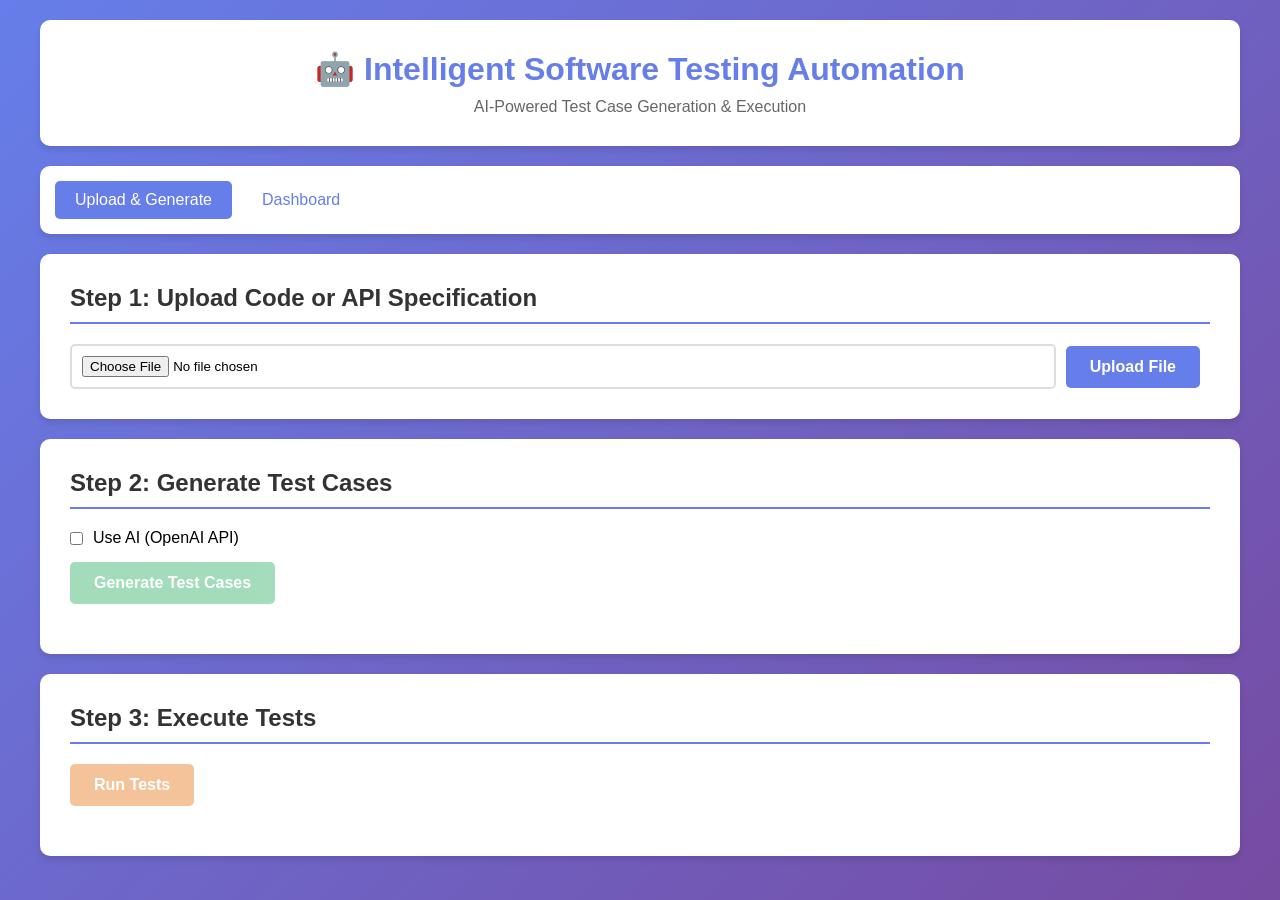
<file: frontend/index.html>
<!DOCTYPE html>
<html lang="en">
<head>
    <meta charset="UTF-8">
    <meta name="viewport" content="width=device-width, initial-scale=1.0">
    <title>Intelligent Testing Automation Tool</title>
    <link rel="stylesheet" href="style.css">
</head>
<body>
    <div class="container">
        <header>
            <h1>🤖 Intelligent Software Testing Automation</h1>
            <p>AI-Powered Test Case Generation & Execution</p>
        </header>

        <nav>
            <a href="index.html" class="active">Upload & Generate</a>
            <a href="dashboard.html">Dashboard</a>
        </nav>

        <div class="card">
            <h2>Step 1: Upload Code or API Specification</h2>
            <div class="upload-section">
                <input type="file" id="fileInput" accept=".py,.json,.txt">
                <button onclick="uploadFile()" class="btn btn-primary">Upload File</button>
                <div id="uploadStatus"></div>
            </div>
        </div>

        <div class="card">
            <h2>Step 2: Generate Test Cases</h2>
            <div class="options">
                <label>
                    <input type="checkbox" id="useAI"> Use AI (OpenAI API)
                </label>
                <div id="apiKeySection" style="display:none; margin-top:10px;">
                    <input type="password" id="apiKey" placeholder="Enter OpenAI API Key">
                </div>
            </div>
            <button onclick="generateTests()" class="btn btn-success" id="generateBtn" disabled>Generate Test Cases</button>
            <div id="testCasesDisplay"></div>
        </div>

        <div class="card">
            <h2>Step 3: Execute Tests</h2>
            <button onclick="executeTests()" class="btn btn-warning" id="executeBtn" disabled>Run Tests</button>
            <div id="executionResults"></div>
        </div>
    </div>

    <script src="script.js"></script>
</body>
</html>
</file>
<file: frontend/style.css>
* {
    margin: 0;
    padding: 0;
    box-sizing: border-box;
}

body {
    font-family: 'Segoe UI', Tahoma, Geneva, Verdana, sans-serif;
    background: linear-gradient(135deg, #667eea 0%, #764ba2 100%);
    min-height: 100vh;
    padding: 20px;
}

.container {
    max-width: 1200px;
    margin: 0 auto;
}

header {
    background: white;
    padding: 30px;
    border-radius: 10px;
    text-align: center;
    margin-bottom: 20px;
    box-shadow: 0 4px 6px rgba(0,0,0,0.1);
}

header h1 {
    color: #667eea;
    margin-bottom: 10px;
}

header p {
    color: #666;
}

nav {
    background: white;
    padding: 15px;
    border-radius: 10px;
    margin-bottom: 20px;
    display: flex;
    gap: 10px;
    box-shadow: 0 4px 6px rgba(0,0,0,0.1);
}

nav a {
    padding: 10px 20px;
    text-decoration: none;
    color: #667eea;
    border-radius: 5px;
    transition: all 0.3s;
}

nav a:hover, nav a.active {
    background: #667eea;
    color: white;
}

.card {
    background: white;
    padding: 30px;
    border-radius: 10px;
    margin-bottom: 20px;
    box-shadow: 0 4px 6px rgba(0,0,0,0.1);
}

.card h2 {
    color: #333;
    margin-bottom: 20px;
    border-bottom: 2px solid #667eea;
    padding-bottom: 10px;
}

.upload-section {
    display: flex;
    gap: 10px;
    align-items: center;
    flex-wrap: wrap;
}

input[type="file"], input[type="password"], input[type="text"] {
    padding: 10px;
    border: 2px solid #ddd;
    border-radius: 5px;
    flex: 1;
    min-width: 200px;
}

.btn {
    padding: 12px 24px;
    border: none;
    border-radius: 5px;
    cursor: pointer;
    font-size: 16px;
    transition: all 0.3s;
    font-weight: bold;
}

.btn:disabled {
    opacity: 0.5;
    cursor: not-allowed;
}

.btn-primary {
    background: #667eea;
    color: white;
}

.btn-primary:hover:not(:disabled) {
    background: #5568d3;
}

.btn-success {
    background: #48bb78;
    color: white;
}

.btn-success:hover:not(:disabled) {
    background: #38a169;
}

.btn-warning {
    background: #ed8936;
    color: white;
}

.btn-warning:hover:not(:disabled) {
    background: #dd6b20;
}

.btn-small {
    padding: 5px 15px;
    background: #667eea;
    color: white;
    border: none;
    border-radius: 3px;
    cursor: pointer;
}

.btn-small:hover {
    background: #5568d3;
}

.options {
    margin-bottom: 15px;
}

.options label {
    display: flex;
    align-items: center;
    gap: 10px;
    cursor: pointer;
}

#uploadStatus, #testCasesDisplay, #executionResults {
    margin-top: 20px;
}

.success {
    color: #48bb78;
    font-weight: bold;
}

.error {
    color: #f56565;
    font-weight: bold;
}

.info {
    color: #4299e1;
    padding: 15px;
    background: #ebf8ff;
    border-radius: 5px;
    margin: 10px 0;
}

.test-case {
    background: #f7fafc;
    padding: 15px;
    margin: 10px 0;
    border-radius: 5px;
    border-left: 4px solid #667eea;
}

.test-case.success {
    border-left-color: #48bb78;
    background: #f0fff4;
}

.test-case.error {
    border-left-color: #f56565;
    background: #fff5f5;
}

.test-case h4 {
    margin-bottom: 10px;
    color: #2d3748;
}

.test-case p {
    margin: 5px 0;
    color: #4a5568;
}

table {
    width: 100%;
    border-collapse: collapse;
    margin-top: 20px;
}

table th, table td {
    padding: 12px;
    text-align: left;
    border-bottom: 1px solid #e2e8f0;
}

table th {
    background: #667eea;
    color: white;
    font-weight: bold;
}

table tr:hover {
    background: #f7fafc;
}

.stats {
    display: grid;
    grid-template-columns: repeat(auto-fit, minmax(200px, 1fr));
    gap: 20px;
    margin-bottom: 30px;
}

.stat-box {
    background: #f7fafc;
    padding: 20px;
    border-radius: 8px;
    text-align: center;
    border: 2px solid #e2e8f0;
}

.stat-box h3 {
    font-size: 36px;
    color: #667eea;
    margin-bottom: 10px;
}

.stat-box.success h3 {
    color: #48bb78;
}

.stat-box.error h3 {
    color: #f56565;
}

.stat-box p {
    color: #718096;
    font-weight: 500;
}

.test-results {
    max-height: 600px;
    overflow-y: auto;
}
</file>
